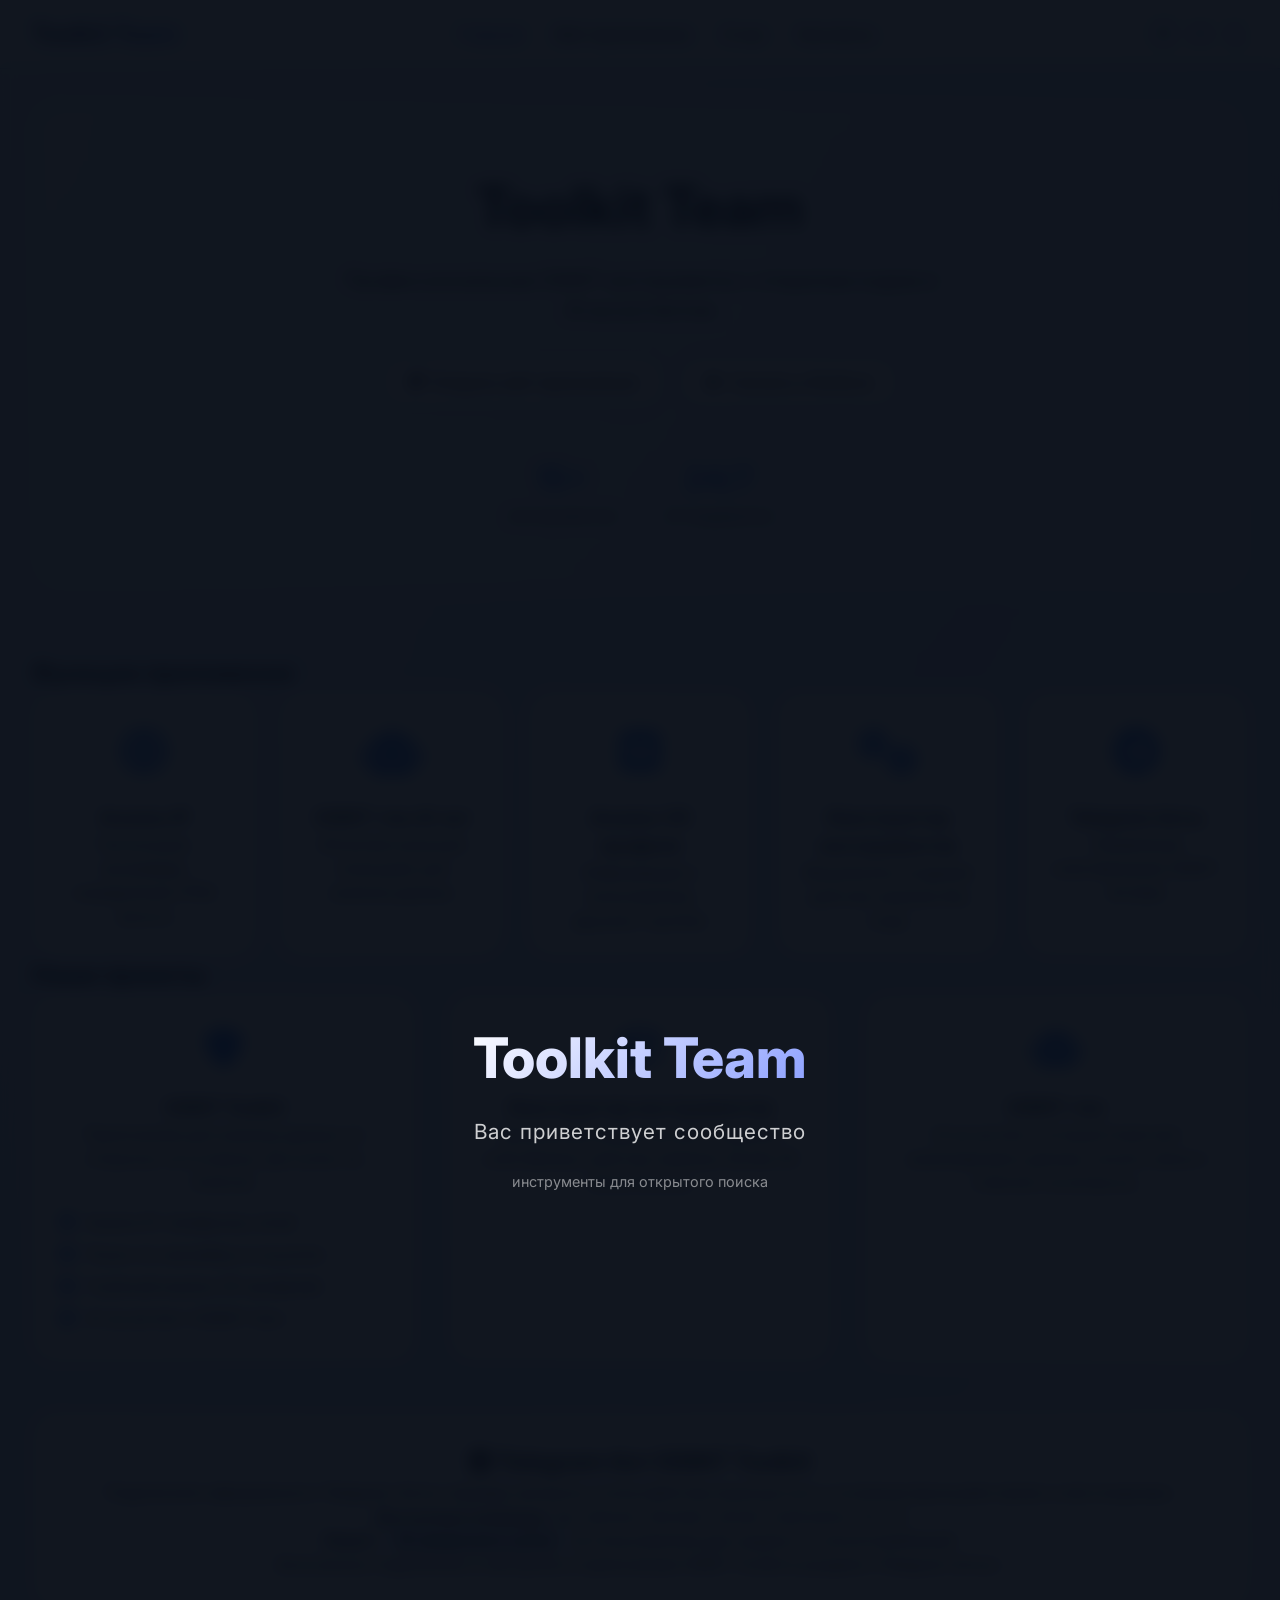
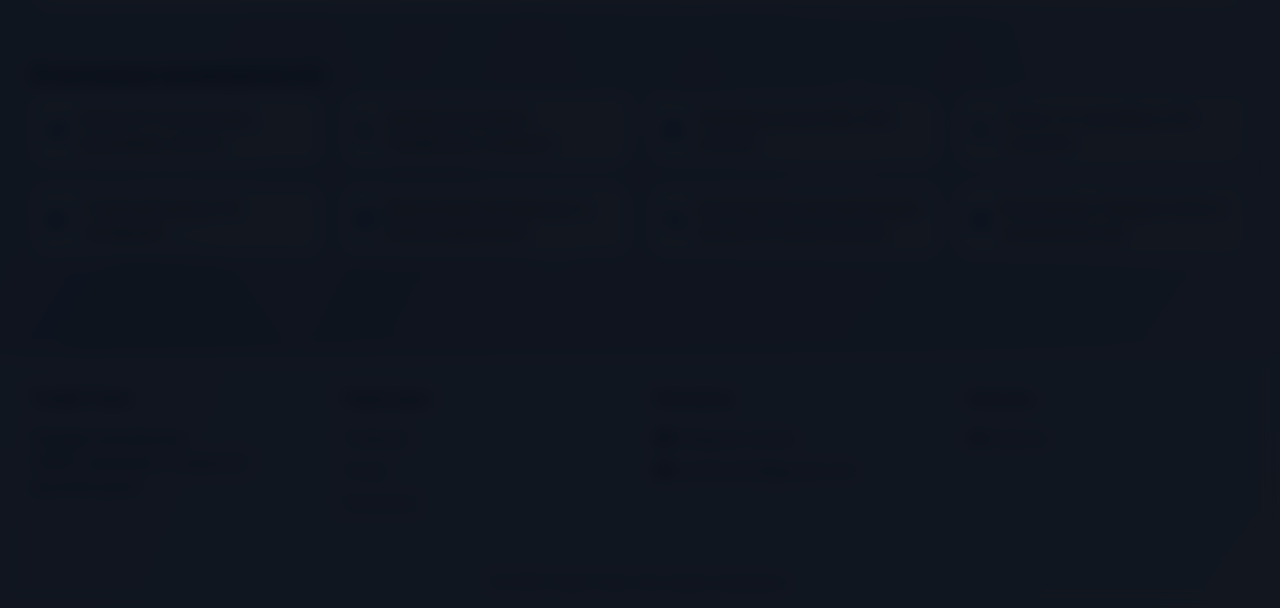
<file: index.html>
<!DOCTYPE html>
<html lang="ru">
<head>
    <meta charset="UTF-8">
    <meta name="viewport" content="width=device-width, initial-scale=1.0, user-scalable=yes">
    <title>Toolkit Team | OSINT инструменты</title>
    <link rel="stylesheet" href="https://cdnjs.cloudflare.com/ajax/libs/font-awesome/6.0.0/css/all.min.css">
    <link href="https://fonts.googleapis.com/css2?family=Inter:opsz,wght@14..32,400;14..32,500;14..32,600;14..32,700&display=swap" rel="stylesheet">
   <link rel="stylesheet" href="style.css">
</head>
<body>
    <nav class="site-nav">
        <div class="nav-container">
            <a href="index.html" class="logo">Toolkit Team</a>
            <div class="nav-links">
                <a href="index.html" class="active">Главная</a>
                <a href="app.html">Веб-приложение</a>
                <a href="about.html">О нас</a>
                <a href="contacts.html">Контакты</a>
            </div>
            <div class="nav-buttons">
                <a href="https://t.me/osint_toolkit" target="_blank" class="nav-icon" title="Telegram канал"><i class="fab fa-telegram"></i></a>
                <a href="https://www.rustore.ru/catalog/app/com.toolkitteam.osinttoolkit" target="_blank" class="nav-icon" title="Скачать в RuStore"><i class="fab fa-android"></i></a>
                <div class="theme-toggle" id="theme-toggle"><i class="fas fa-moon"></i></div>
            </div>
            <div class="mobile-menu-toggle" id="mobile-menu-toggle"><i class="fas fa-bars"></i></div>
        </div>
        <div class="mobile-nav-links" id="mobile-nav-links">
            <a href="index.html">Главная</a>
            <a href="app.html">Веб-приложение</a>
            <a href="about.html">О нас</a>
            <a href="contacts.html">Контакты</a>
            <hr>
            <a href="https://t.me/osint_toolkit" target="_blank"><i class="fab fa-telegram"></i> Telegram</a>
            <a href="https://www.rustore.ru/catalog/app/com.toolkitteam.osinttoolkit" target="_blank"><i class="fab fa-android"></i> RuStore</a>
        </div>
    </nav>

    <main class="site-main">
        <section class="hero">
            <div class="hero-content">
                <h1>Toolkit Team</h1>
                <p>Профессиональные OSINT‑инструменты с открытым кодом и AI‑ассистентом</p>
                <div class="hero-buttons">
                    <a href="app.html" class="btn btn-primary"><i class="fas fa-rocket"></i> Открыть веб-приложение</a>
                    <a href="https://www.rustore.ru/catalog/app/com.toolkitteam.osinttoolkit" target="_blank" class="btn btn-outline"><i class="fab fa-android"></i> Скачать в RuStore</a>
                </div>
            </div>
            <div class="hero-stats">
                <div class="stat"><span class="stat-number">15+</span><span class="stat-label">инструментов</span></div>
                <div class="stat"><span class="stat-number">24/7</span><span class="stat-label">AI поддержка</span></div>
            </div>
        </section>

        <section class="screenshots">
            <h2>Функции приложения</h2>
            <div class="screenshots-grid">
                <div class="screenshot-card" onclick="location.href='app.html#ip'"><div class="screenshot-placeholder"><i class="fas fa-globe"></i></div><h3>Анализ IP</h3><p>Геолокация, провайдер, определение VPN/прокси</p></div>
                <div class="screenshot-card" onclick="location.href='app.html#chat'"><div class="screenshot-placeholder"><i class="fas fa-robot"></i></div><h3>OSINT-тян AI чат</h3><p>Интеллектуальный помощник для анализа данных</p></div>
                <div class="screenshot-card" onclick="location.href='app.html#vk'"><div class="screenshot-placeholder"><i class="fab fa-vk"></i></div><h3>Анализ VK профиля</h3><p>Информация о пользователе, друзьях, группах</p></div>
                <div class="screenshot-card" onclick="location.href='app.html#builder'"><div class="screenshot-placeholder"><i class="fas fa-cogs"></i></div><h3>Конструктор инструментов</h3><p>Визуальное создание цепочек анализа без кода</p></div>
                <div class="screenshot-card" onclick="location.href='app.html#telegram'"><div class="screenshot-placeholder"><i class="fab fa-telegram"></i></div><h3>Telegram боты</h3><p>Управление собственными OSINT-ботами</p></div>
            </div>
        </section>

        <section class="projects">
            <h2>Наши проекты</h2>
            <div class="projects-grid">
                <div class="project-card"><div class="card-icon"><i class="fas fa-shield-alt"></i></div><h3>OSINT Toolkit</h3><p>Приложение для анализа данных из открытых источников. Доступно на Android.</p><ul class="project-features"><li><i class="fas fa-check-circle"></i> Анализ IP, телефонов, email</li><li><i class="fas fa-check-circle"></i> Поиск по никнейму в соцсетях</li><li><i class="fas fa-check-circle"></i> Глубокий анализ VK профилей</li><li><i class="fas fa-check-circle"></i> AI-ассистент «OSINT-тян»</li></ul></div>
                <div class="project-card"><div class="card-icon"><i class="fas fa-cube"></i></div><h3>Конструктор инструментов</h3><p>Визуальный редактор для создания собственных цепочек анализа. Более 30 типов блоков.</p></div>
                <div class="project-card"><div class="card-icon"><i class="fas fa-robot"></i></div><h3>OSINT‑тян</h3><p>AI‑ассистент, который помогает анализировать данные, искать связи и отвечать на вопросы.</p></div>
            </div>
        </section>

        <section class="telegram-bot-info">
            <h2><i class="fab fa-telegram"></i> Telegram бот OSINT Toolkit</h2>
            <p>Подключите официального Telegram-бота к вашему аккаунту и получайте быстрый доступ к основным функциям прямо в мессенджере.</p>
            <p><strong>Доступные команды:</strong> /ip, /phone, /domain, /email, /username, /vk, /ai</p>
            <p><strong>Лимит:</strong> <span class="limit-badge">10 запросов в сутки</span> на пользователя для защиты от злоупотреблений.</p>
            <p>Бота можно подключить и настроить в приложении OSINT Toolkit в разделе «Telegram боты».</p>
        </section>

        <section class="features">
            <h2>Ключевые возможности</h2>
            <div class="features-list">
                <div><i class="fas fa-globe"></i> Анализ IP (геолокация, провайдер, риски)</div>
                <div><i class="fas fa-phone"></i> Детальный анализ телефонных номеров</div>
                <div><i class="fas fa-envelope"></i> Проверка email (MX, SPF, утечки)</div>
                <div><i class="fas fa-search"></i> Поиск по никнейму в 10+ соцсетях</div>
                <div><i class="fab fa-vk"></i> Глубокий анализ VK профилей</div>
                <div><i class="fas fa-image"></i> Извлечение метаданных и OCR изображений</div>
                <div><i class="fas fa-cogs"></i> Конструктор автоматизаций (более 30 типов блоков)</div>
                <div><i class="fab fa-telegram"></i> Встроенные Telegram‑боты и управление ими</div>
            </div>
        </section>
    </main>

    <footer class="site-footer">
        <div class="footer-container">
            <div class="footer-col"><h4>Toolkit Team</h4><p>Профессиональные OSINT‑решения с открытой архитектурой</p></div>
            <div class="footer-col"><h4>Навигация</h4><a href="index.html">Главная</a><a href="about.html">О нас</a><a href="contacts.html">Контакты</a></div>
            <div class="footer-col"><h4>Контакты</h4><a href="https://t.me/osint_toolkit" target="_blank"><i class="fab fa-telegram"></i> Telegram канал</a><a href="mailto:osinttoolkit1@gmail.com"><i class="fas fa-envelope"></i> osinttoolkit1@gmail.com</a></div>
            <div class="footer-col"><h4>Скачать</h4><a href="https://www.rustore.ru/catalog/app/com.toolkitteam.osinttoolkit" target="_blank"><i class="fab fa-android"></i> RuStore</a></div>
        </div>
        <div class="footer-bottom">&copy; 2026 Toolkit Team. Все права защищены.</div>
    </footer>

    <div class="mobile-menu-overlay" id="mobileMenuOverlay"></div>
    <div class="uncanny-mountains"></div>
    <div class="mist-layer"></div>
    <div class="creepy-haze"></div>

    <div class="welcome-overlay" id="welcomeOverlay">
        <div class="welcome-content">
            <div class="welcome-logo">Toolkit Team</div>
            <div class="welcome-message">Вас приветствует сообщество</div>
            <div class="welcome-sub">инструменты для открытого поиска</div>
        </div>
    </div>

    <script>
        (function() {
            const links = document.querySelectorAll('a:not([href^="#"]):not([href^="javascript:"]):not([target])');
            links.forEach(function(link) {
                if (link.hostname === window.location.hostname) {
                    link.addEventListener('click', function(e) {
                        const href = link.getAttribute('href');
                        if (href && !href.startsWith('#') && !href.startsWith('javascript:')) {
                            e.preventDefault();
                            document.body.classList.add('fade-out');
                            setTimeout(function() {
                                window.location.href = href;
                            }, 300);
                        }
                    });
                }
            });
        })();

        const toggleBtn = document.getElementById('mobile-menu-toggle');
        const mobileNav = document.getElementById('mobile-nav-links');
        const overlay = document.getElementById('mobileMenuOverlay');
        if (toggleBtn && mobileNav && overlay) {
            const openMenu = function() {
                mobileNav.classList.add('active');
                overlay.classList.add('active');
                document.body.style.overflow = 'hidden';
            };
            const closeMenu = function() {
                mobileNav.classList.remove('active');
                overlay.classList.remove('active');
                document.body.style.overflow = '';
            };
            toggleBtn.addEventListener('click', function(e) {
                e.stopPropagation();
                if (mobileNav.classList.contains('active')) closeMenu();
                else openMenu();
            });
            overlay.addEventListener('click', closeMenu);
            mobileNav.querySelectorAll('a').forEach(function(link) {
                link.addEventListener('click', closeMenu);
            });
            document.addEventListener('keydown', function(e) {
                if (e.key === 'Escape' && mobileNav.classList.contains('active')) closeMenu();
            });
        }

        const themeToggle = document.getElementById('theme-toggle');
        const savedTheme = localStorage.getItem('theme');
        if (savedTheme === 'dark') {
            document.body.classList.add('dark-theme');
            themeToggle.innerHTML = '<i class="fas fa-sun"></i>';
        } else {
            document.body.classList.remove('dark-theme');
            themeToggle.innerHTML = '<i class="fas fa-moon"></i>';
        }
        themeToggle.addEventListener('click', function() {
            document.body.classList.toggle('dark-theme');
            const isDark = document.body.classList.contains('dark-theme');
            localStorage.setItem('theme', isDark ? 'dark' : 'light');
            themeToggle.innerHTML = isDark ? '<i class="fas fa-sun"></i>' : '<i class="fas fa-moon"></i>';
        });

        if (!localStorage.getItem('welcomeShown')) {
            const overlay = document.getElementById('welcomeOverlay');
            if (overlay) {
                setTimeout(function() { overlay.classList.add('active'); }, 50);
                setTimeout(function() {
                    overlay.classList.remove('active');
                    setTimeout(function() { overlay.remove(); }, 600);
                }, 2500);
                localStorage.setItem('welcomeShown', 'true');
            }
        } else {
            const overlay = document.getElementById('welcomeOverlay');
            if (overlay) overlay.remove();
        }

        // ===== БЛОКИРОВКА СВАЙПА ВЛЕВО/ВПРАВО (вертикальный скролл работает) =====
(function() {
    // Запрещаем навигационные жесты через history
    history.pushState(null, null, location.href);
    window.addEventListener('popstate', function(e) {
        if (e.state === null) {
            history.pushState(null, null, location.href);
        }
    });

    // Блокируем горизонтальный свайп
    let touchStartX = 0;
    let touchStartY = 0;

    document.addEventListener('touchstart', function(e) {
        touchStartX = e.touches[0].clientX;
        touchStartY = e.touches[0].clientY;
    }, { passive: true });

    document.addEventListener('touchmove', function(e) {
        const deltaX = e.touches[0].clientX - touchStartX;
        const deltaY = e.touches[0].clientY - touchStartY;

        // Если свайп горизонтальный (влево/вправо) — блокируем
        if (Math.abs(deltaX) > Math.abs(deltaY) * 1.2 && Math.abs(deltaX) > 30) {
            e.preventDefault();
        }
    }, { passive: false });

    // Блокируем клавишу Back на Android
    document.addEventListener('keydown', function(e) {
        if (e.key === 'Back' || e.key === 'Backspace') {
            e.preventDefault();
            return false;
        }
    });

    // Разрешаем горизонтальный скролл только внутри вкладок и чипсов
    document.querySelectorAll('.app-tabs, .ai-command-chips, .palette-tabs, .hub-categories').forEach(function(el) {
        if (el) {
            el.addEventListener('touchstart', function(e) {
                e.stopPropagation();
            }, { passive: true });
        }
    });

    console.log('✅ Блокировка горизонтального свайпа активирована (вертикальный скролл работает)');
})();
    </script>
</body>
</html>
</file>
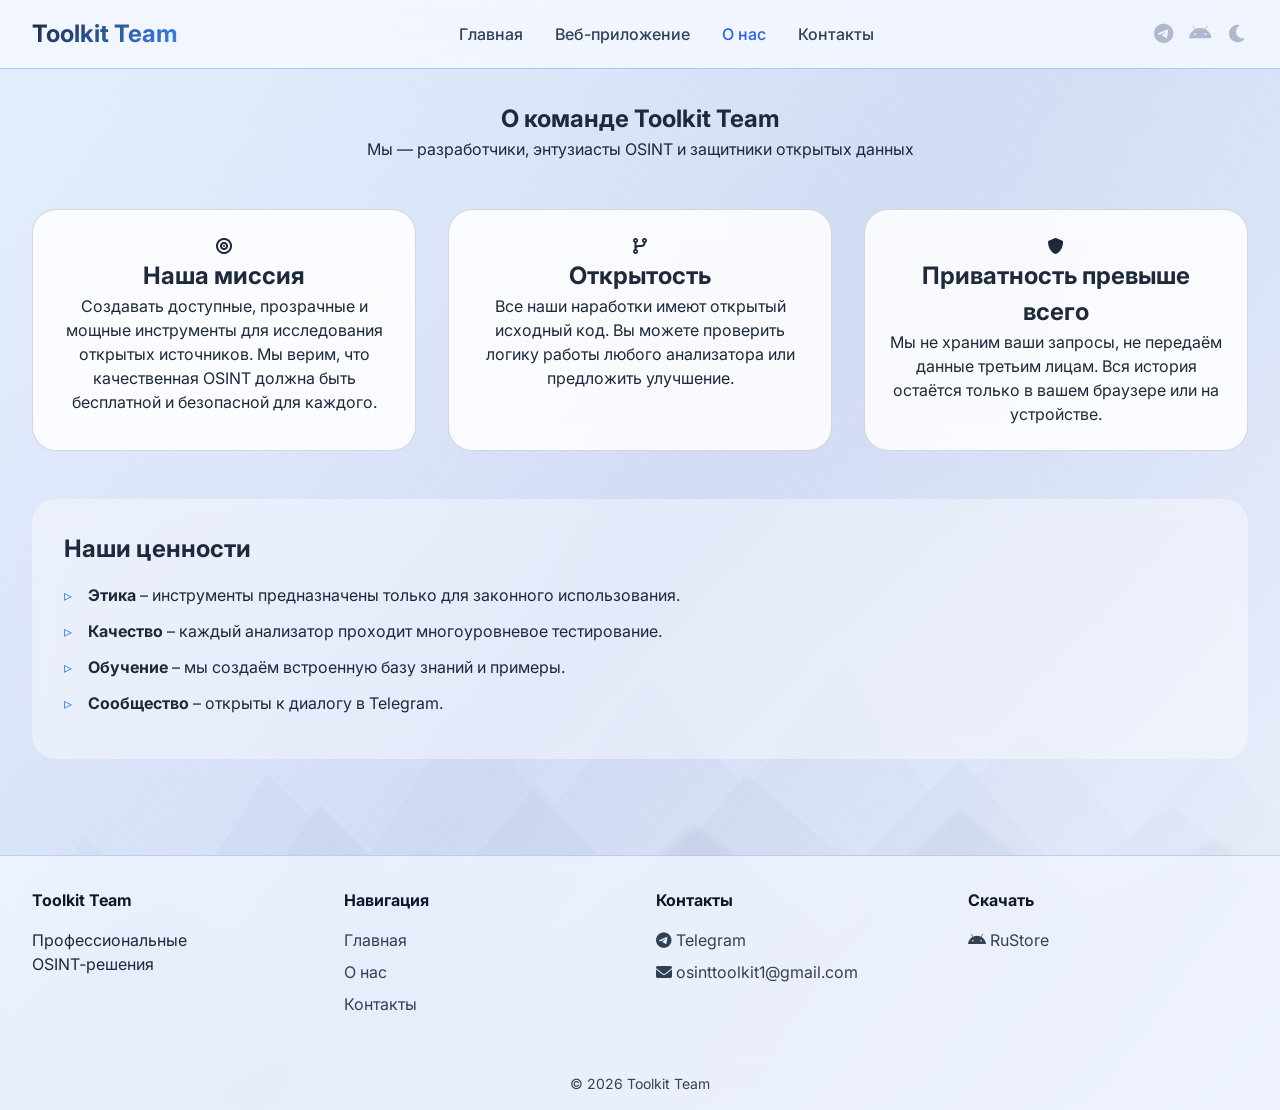
<file: about.html>
<!DOCTYPE html>
<html lang="ru">
<head>
    <meta charset="UTF-8">
    <meta name="viewport" content="width=device-width, initial-scale=1.0">
    <title>О нас — Toolkit Team</title>
    <link rel="stylesheet" href="https://cdnjs.cloudflare.com/ajax/libs/font-awesome/6.0.0/css/all.min.css">
    <link href="https://fonts.googleapis.com/css2?family=Inter:opsz,wght@14..32,400;14..32,500;14..32,600;14..32,700&display=swap" rel="stylesheet">
    <link rel="stylesheet" href="style.css">
</head>
<body>
    <nav class="site-nav">
        <div class="nav-container">
            <a href="index.html" class="logo">Toolkit Team</a>
            <div class="nav-links">
                <a href="index.html">Главная</a>
                <a href="app.html">Веб-приложение</a>
                <a href="about.html" class="active">О нас</a>
                <a href="contacts.html">Контакты</a>
            </div>
            <div class="nav-buttons">
                <a href="https://t.me/osint_toolkit" target="_blank" class="nav-icon"><i class="fab fa-telegram"></i></a>
                <a href="https://www.rustore.ru/catalog/app/com.toolkitteam.osinttoolkit" target="_blank" class="nav-icon"><i class="fab fa-android"></i></a>
                <div class="theme-toggle" id="theme-toggle"><i class="fas fa-moon"></i></div>
            </div>
            <div class="mobile-menu-toggle" id="mobile-menu-toggle"><i class="fas fa-bars"></i></div>
        </div>
        <div class="mobile-nav-links" id="mobile-nav-links">
            <a href="index.html">Главная</a>
            <a href="app.html">Веб-приложение</a>
            <a href="about.html">О нас</a>
            <a href="contacts.html">Контакты</a>
            <hr>
            <a href="https://t.me/osint_toolkit" target="_blank"><i class="fab fa-telegram"></i> Telegram</a>
            <a href="https://www.rustore.ru/catalog/app/com.toolkitteam.osinttoolkit" target="_blank"><i class="fab fa-android"></i> RuStore</a>
        </div>
    </nav>

    <main class="site-main">
        <section class="page-header">
            <h1>О команде Toolkit Team</h1>
            <p>Мы — разработчики, энтузиасты OSINT и защитники открытых данных</p>
        </section>
        <section class="about-content">
            <div class="about-card">
                <i class="fas fa-bullseye"></i>
                <h2>Наша миссия</h2>
                <p>Создавать доступные, прозрачные и мощные инструменты для исследования открытых источников. Мы верим, что качественная OSINT должна быть бесплатной и безопасной для каждого.</p>
            </div>
            <div class="about-card">
                <i class="fas fa-code-branch"></i>
                <h2>Открытость</h2>
                <p>Все наши наработки имеют открытый исходный код. Вы можете проверить логику работы любого анализатора или предложить улучшение.</p>
            </div>
            <div class="about-card">
                <i class="fas fa-shield-alt"></i>
                <h2>Приватность превыше всего</h2>
                <p>Мы не храним ваши запросы, не передаём данные третьим лицам. Вся история остаётся только в вашем браузере или на устройстве.</p>
            </div>
        </section>
        <section class="team-values">
            <h2>Наши ценности</h2>
            <ul>
                <li><strong>Этика</strong> – инструменты предназначены только для законного использования.</li>
                <li><strong>Качество</strong> – каждый анализатор проходит многоуровневое тестирование.</li>
                <li><strong>Обучение</strong> – мы создаём встроенную базу знаний и примеры.</li>
                <li><strong>Сообщество</strong> – открыты к диалогу в Telegram.</li>
            </ul>
        </section>
    </main>

    <footer class="site-footer">
        <div class="footer-container">
            <div class="footer-col"><h4>Toolkit Team</h4><p>Профессиональные OSINT‑решения</p></div>
            <div class="footer-col"><h4>Навигация</h4><a href="index.html">Главная</a><a href="about.html">О нас</a><a href="contacts.html">Контакты</a></div>
            <div class="footer-col"><h4>Контакты</h4><a href="https://t.me/osint_toolkit" target="_blank"><i class="fab fa-telegram"></i> Telegram</a><a href="mailto:osinttoolkit1@gmail.com"><i class="fas fa-envelope"></i> osinttoolkit1@gmail.com</a></div>
            <div class="footer-col"><h4>Скачать</h4><a href="https://www.rustore.ru/catalog/app/com.toolkitteam.osinttoolkit" target="_blank"><i class="fab fa-android"></i> RuStore</a></div>
        </div>
        <div class="footer-bottom">&copy; 2026 Toolkit Team</div>
    </footer>

    <div class="mobile-menu-overlay" id="mobileMenuOverlay"></div>
    <div class="uncanny-mountains"></div>
    <div class="mist-layer"></div>
    <div class="creepy-haze"></div>

    <script>
        (function() {
            document.addEventListener('keydown', function(e) {
                if (e.key === 'F12' || e.keyCode === 123) {
                    e.preventDefault();
                    return false;
                }
                if ((e.ctrlKey || e.metaKey) && e.shiftKey && (e.key === 'I' || e.keyCode === 73)) {
                    e.preventDefault();
                    return false;
                }
                if ((e.ctrlKey || e.metaKey) && e.shiftKey && (e.key === 'J' || e.keyCode === 74)) {
                    e.preventDefault();
                    return false;
                }
                if ((e.ctrlKey || e.metaKey) && (e.key === 'U' || e.keyCode === 85)) {
                    e.preventDefault();
                    return false;
                }
                if ((e.ctrlKey || e.metaKey) && e.shiftKey && (e.key === 'C' || e.keyCode === 67)) {
                    e.preventDefault();
                    return false;
                }
            });
            document.addEventListener('contextmenu', function(e) {
                e.preventDefault();
                return false;
            });
        })();

        (function() {
            const links = document.querySelectorAll('a');
            links.forEach(link => {
                if (link.hostname === window.location.hostname && !link.hasAttribute('target')) {
                    link.addEventListener('click', (e) => {
                        const href = link.getAttribute('href');
                        if (href && !href.startsWith('#') && !href.startsWith('javascript:')) {
                            e.preventDefault();
                            document.body.classList.add('fade-out');
                            setTimeout(() => { window.location.href = href; }, 300);
                        }
                    });
                }
            });
        })();

        const toggleBtn = document.getElementById('mobile-menu-toggle');
        const mobileNav = document.getElementById('mobile-nav-links');
        const overlay = document.getElementById('mobileMenuOverlay');
        if (toggleBtn && mobileNav && overlay) {
            const openMenu = () => {
                mobileNav.classList.add('active');
                overlay.classList.add('active');
                document.body.style.overflow = 'hidden';
            };
            const closeMenu = () => {
                mobileNav.classList.remove('active');
                overlay.classList.remove('active');
                document.body.style.overflow = '';
            };
            toggleBtn.addEventListener('click', (e) => {
                e.stopPropagation();
                if (mobileNav.classList.contains('active')) closeMenu();
                else openMenu();
            });
            overlay.addEventListener('click', closeMenu);
            mobileNav.querySelectorAll('a').forEach(link => link.addEventListener('click', closeMenu));
            document.addEventListener('keydown', (e) => {
                if (e.key === 'Escape' && mobileNav.classList.contains('active')) closeMenu();
            });
        }

        const themeToggle = document.getElementById('theme-toggle');
        const savedTheme = localStorage.getItem('theme');
        if (savedTheme === 'dark') { document.body.classList.add('dark-theme'); themeToggle.innerHTML = '<i class="fas fa-sun"></i>'; }
        else { document.body.classList.remove('dark-theme'); themeToggle.innerHTML = '<i class="fas fa-moon"></i>'; }
        themeToggle.addEventListener('click', () => {
            document.body.classList.toggle('dark-theme');
            const isDark = document.body.classList.contains('dark-theme');
            localStorage.setItem('theme', isDark ? 'dark' : 'light');
            themeToggle.innerHTML = isDark ? '<i class="fas fa-sun"></i>' : '<i class="fas fa-moon"></i>';
        });

        // ===== БЛОКИРОВКА СВАЙПА ВЛЕВО/ВПРАВО (вертикальный скролл работает) =====
(function() {
    // Запрещаем навигационные жесты через history
    history.pushState(null, null, location.href);
    window.addEventListener('popstate', function(e) {
        if (e.state === null) {
            history.pushState(null, null, location.href);
        }
    });

    // Блокируем горизонтальный свайп
    let touchStartX = 0;
    let touchStartY = 0;

    document.addEventListener('touchstart', function(e) {
        touchStartX = e.touches[0].clientX;
        touchStartY = e.touches[0].clientY;
    }, { passive: true });

    document.addEventListener('touchmove', function(e) {
        const deltaX = e.touches[0].clientX - touchStartX;
        const deltaY = e.touches[0].clientY - touchStartY;

        // Если свайп горизонтальный (влево/вправо) — блокируем
        if (Math.abs(deltaX) > Math.abs(deltaY) * 1.2 && Math.abs(deltaX) > 30) {
            e.preventDefault();
        }
    }, { passive: false });

    // Блокируем клавишу Back на Android
    document.addEventListener('keydown', function(e) {
        if (e.key === 'Back' || e.key === 'Backspace') {
            e.preventDefault();
            return false;
        }
    });

    // Разрешаем горизонтальный скролл только внутри вкладок и чипсов
    document.querySelectorAll('.app-tabs, .ai-command-chips, .palette-tabs, .hub-categories').forEach(function(el) {
        if (el) {
            el.addEventListener('touchstart', function(e) {
                e.stopPropagation();
            }, { passive: true });
        }
    });

    console.log('✅ Блокировка горизонтального свайпа активирована (вертикальный скролл работает)');
})();
    </script>
</body>
</html>
</file>
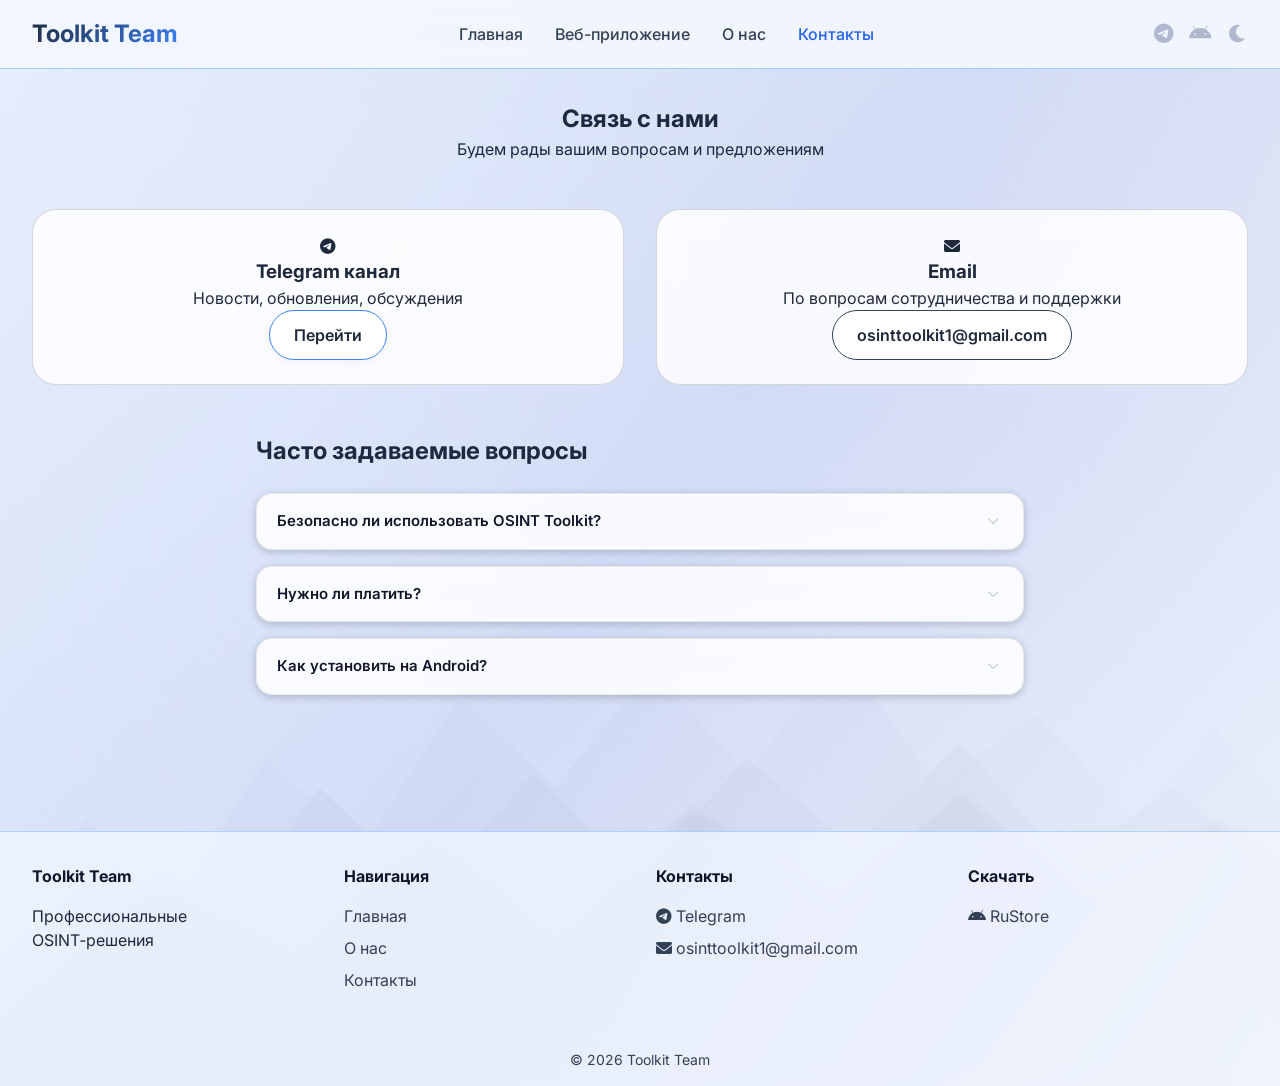
<file: contacts.html>
<!DOCTYPE html>
<html lang="ru">
<head>
    <meta charset="UTF-8">
    <meta name="viewport" content="width=device-width, initial-scale=1.0">
    <title>Контакты — Toolkit Team</title>
    <link rel="stylesheet" href="https://cdnjs.cloudflare.com/ajax/libs/font-awesome/6.0.0/css/all.min.css">
    <link href="https://fonts.googleapis.com/css2?family=Inter:opsz,wght@14..32,400;14..32,500;14..32,600;14..32,700&display=swap" rel="stylesheet">
    <link rel="stylesheet" href="style.css">
</head>
<body>
    <nav class="site-nav">
        <div class="nav-container">
            <a href="index.html" class="logo">Toolkit Team</a>
            <div class="nav-links">
                <a href="index.html">Главная</a>
                <a href="app.html">Веб-приложение</a>
                <a href="about.html">О нас</a>
                <a href="contacts.html" class="active">Контакты</a>
            </div>
            <div class="nav-buttons">
                <a href="https://t.me/osint_toolkit" target="_blank" class="nav-icon"><i class="fab fa-telegram"></i></a>
                <a href="https://www.rustore.ru/catalog/app/com.toolkitteam.osinttoolkit" target="_blank" class="nav-icon"><i class="fab fa-android"></i></a>
                <div class="theme-toggle" id="theme-toggle"><i class="fas fa-moon"></i></div>
            </div>
            <div class="mobile-menu-toggle" id="mobile-menu-toggle"><i class="fas fa-bars"></i></div>
        </div>
        <div class="mobile-nav-links" id="mobile-nav-links">
            <a href="index.html">Главная</a>
            <a href="app.html">Веб-приложение</a>
            <a href="about.html">О нас</a>
            <a href="contacts.html">Контакты</a>
            <hr>
            <a href="https://t.me/osint_toolkit" target="_blank"><i class="fab fa-telegram"></i> Telegram</a>
            <a href="https://www.rustore.ru/catalog/app/com.toolkitteam.osinttoolkit" target="_blank"><i class="fab fa-android"></i> RuStore</a>
        </div>
    </nav>

    <main class="site-main">
        <section class="page-header">
            <h1>Связь с нами</h1>
            <p>Будем рады вашим вопросам и предложениям</p>
        </section>
        <div class="contacts-grid">
            <div class="contact-card">
                <i class="fab fa-telegram"></i>
                <h3>Telegram канал</h3>
                <p>Новости, обновления, обсуждения</p>
                <a href="https://t.me/osint_toolkit" target="_blank" class="btn btn-primary">Перейти</a>
            </div>
            <div class="contact-card">
                <i class="fas fa-envelope"></i>
                <h3>Email</h3>
                <p>По вопросам сотрудничества и поддержки</p>
                <a href="mailto:osinttoolkit1@gmail.com" class="btn btn-outline">osinttoolkit1@gmail.com</a>
            </div>
        </div>
        <div class="faq-preview">
            <h3>Часто задаваемые вопросы</h3>
            <details><summary>Безопасно ли использовать OSINT Toolkit?</summary>Да, все данные обрабатываются локально или через наш защищённый API. Мы не храним ваши запросы.</details>
            <details><summary>Нужно ли платить?</summary>Нет, все функции полностью бесплатны. Есть лишь суточный лимит на запросы к API — для защиты от злоупотреблений.</details>
            <details><summary>Как установить на Android?</summary>Перейдите в RuStore по ссылке на сайте и нажмите «Установить».</details>
        </div>
    </main>

    <footer class="site-footer">
        <div class="footer-container">
            <div class="footer-col"><h4>Toolkit Team</h4><p>Профессиональные OSINT‑решения</p></div>
            <div class="footer-col"><h4>Навигация</h4><a href="index.html">Главная</a><a href="about.html">О нас</a><a href="contacts.html">Контакты</a></div>
            <div class="footer-col"><h4>Контакты</h4><a href="https://t.me/osint_toolkit" target="_blank"><i class="fab fa-telegram"></i> Telegram</a><a href="mailto:osinttoolkit1@gmail.com"><i class="fas fa-envelope"></i> osinttoolkit1@gmail.com</a></div>
            <div class="footer-col"><h4>Скачать</h4><a href="https://www.rustore.ru/catalog/app/com.toolkitteam.osinttoolkit" target="_blank"><i class="fab fa-android"></i> RuStore</a></div>
        </div>
        <div class="footer-bottom">&copy; 2026 Toolkit Team</div>
    </footer>

    <div class="mobile-menu-overlay" id="mobileMenuOverlay"></div>
    <div class="uncanny-mountains"></div>
    <div class="mist-layer"></div>
    <div class="creepy-haze"></div>

    <script>
        (function() {
            document.addEventListener('keydown', function(e) {
                if (e.key === 'F12' || e.keyCode === 123) {
                    e.preventDefault();
                    return false;
                }
                if ((e.ctrlKey || e.metaKey) && e.shiftKey && (e.key === 'I' || e.keyCode === 73)) {
                    e.preventDefault();
                    return false;
                }
                if ((e.ctrlKey || e.metaKey) && e.shiftKey && (e.key === 'J' || e.keyCode === 74)) {
                    e.preventDefault();
                    return false;
                }
                if ((e.ctrlKey || e.metaKey) && (e.key === 'U' || e.keyCode === 85)) {
                    e.preventDefault();
                    return false;
                }
                if ((e.ctrlKey || e.metaKey) && e.shiftKey && (e.key === 'C' || e.keyCode === 67)) {
                    e.preventDefault();
                    return false;
                }
            });
            document.addEventListener('contextmenu', function(e) {
                e.preventDefault();
                return false;
            });
        })();

        (function() {
            const links = document.querySelectorAll('a');
            links.forEach(link => {
                if (link.hostname === window.location.hostname && !link.hasAttribute('target')) {
                    link.addEventListener('click', (e) => {
                        const href = link.getAttribute('href');
                        if (href && !href.startsWith('#') && !href.startsWith('javascript:')) {
                            e.preventDefault();
                            document.body.classList.add('fade-out');
                            setTimeout(() => { window.location.href = href; }, 300);
                        }
                    });
                }
            });
        })();

        const toggleBtn = document.getElementById('mobile-menu-toggle');
        const mobileNav = document.getElementById('mobile-nav-links');
        const overlay = document.getElementById('mobileMenuOverlay');
        if (toggleBtn && mobileNav && overlay) {
            const openMenu = () => {
                mobileNav.classList.add('active');
                overlay.classList.add('active');
                document.body.style.overflow = 'hidden';
            };
            const closeMenu = () => {
                mobileNav.classList.remove('active');
                overlay.classList.remove('active');
                document.body.style.overflow = '';
            };
            toggleBtn.addEventListener('click', (e) => {
                e.stopPropagation();
                if (mobileNav.classList.contains('active')) closeMenu();
                else openMenu();
            });
            overlay.addEventListener('click', closeMenu);
            mobileNav.querySelectorAll('a').forEach(link => link.addEventListener('click', closeMenu));
            document.addEventListener('keydown', (e) => {
                if (e.key === 'Escape' && mobileNav.classList.contains('active')) closeMenu();
            });
        }

        const themeToggle = document.getElementById('theme-toggle');
        const savedTheme = localStorage.getItem('theme');
        if (savedTheme === 'dark') { document.body.classList.add('dark-theme'); themeToggle.innerHTML = '<i class="fas fa-sun"></i>'; }
        else { document.body.classList.remove('dark-theme'); themeToggle.innerHTML = '<i class="fas fa-moon"></i>'; }
        themeToggle.addEventListener('click', () => {
            document.body.classList.toggle('dark-theme');
            const isDark = document.body.classList.contains('dark-theme');
            localStorage.setItem('theme', isDark ? 'dark' : 'light');
            themeToggle.innerHTML = isDark ? '<i class="fas fa-sun"></i>' : '<i class="fas fa-moon"></i>';
        });

        // ===== БЛОКИРОВКА СВАЙПА ВЛЕВО/ВПРАВО (вертикальный скролл работает) =====
(function() {
    // Запрещаем навигационные жесты через history
    history.pushState(null, null, location.href);
    window.addEventListener('popstate', function(e) {
        if (e.state === null) {
            history.pushState(null, null, location.href);
        }
    });

    // Блокируем горизонтальный свайп
    let touchStartX = 0;
    let touchStartY = 0;

    document.addEventListener('touchstart', function(e) {
        touchStartX = e.touches[0].clientX;
        touchStartY = e.touches[0].clientY;
    }, { passive: true });

    document.addEventListener('touchmove', function(e) {
        const deltaX = e.touches[0].clientX - touchStartX;
        const deltaY = e.touches[0].clientY - touchStartY;

        // Если свайп горизонтальный (влево/вправо) — блокируем
        if (Math.abs(deltaX) > Math.abs(deltaY) * 1.2 && Math.abs(deltaX) > 30) {
            e.preventDefault();
        }
    }, { passive: false });

    // Блокируем клавишу Back на Android
    document.addEventListener('keydown', function(e) {
        if (e.key === 'Back' || e.key === 'Backspace') {
            e.preventDefault();
            return false;
        }
    });

    // Разрешаем горизонтальный скролл только внутри вкладок и чипсов
    document.querySelectorAll('.app-tabs, .ai-command-chips, .palette-tabs, .hub-categories').forEach(function(el) {
        if (el) {
            el.addEventListener('touchstart', function(e) {
                e.stopPropagation();
            }, { passive: true });
        }
    });

    console.log('✅ Блокировка горизонтального свайпа активирована (вертикальный скролл работает)');
})();
    </script>
</body>
</html>
</file>
<file: style.css>
/* ===== БАЗОВЫЕ ПЕРЕМЕННЫЕ И СБРОС ===== */
:root {
    --bg-dark: #0a0c12;
    --bg-card: rgba(18, 22, 35, 0.85);
    --bg-card-solid: #121623;
    --text-primary: #f0f3fa;
    --text-secondary: #b0b8d0;
    --blue: #3b82f6;
    --blue-rgb: 59, 130, 246;
    --blue-glow: rgba(59, 130, 246, 0.4);
    --border-light: rgba(255, 255, 255, 0.08);
    --transition: all 0.25s ease;
    --transition-smooth: all 0.4s cubic-bezier(0.2, 0.9, 0.4, 1.1);
    --separator: rgba(255,255,255,0.08);
    --bg-secondary: rgba(255,255,255,0.05);
    --shadow-sm: 0 2px 8px rgba(0,0,0,0.2);
    --shadow-md: 0 4px 12px rgba(0,0,0,0.3);
    --shadow-lg: 0 8px 24px rgba(0,0,0,0.4);
    --highlight: rgba(59,130,246,0.15);
}

/* ===== ГЛОБАЛЬНАЯ БЛОКИРОВКА СВАЙПА ВЛЕВО/ВПРАВО ===== */
html, body {
    overscroll-behavior-x: none !important;
    overscroll-behavior-y: auto !important;
    -webkit-overflow-scrolling: touch;
    overflow-x: hidden;
    width: 100%;
    max-width: 100vw;
}

body {
    overscroll-behavior-x: none;
    overflow-x: hidden;
    overflow-y: auto;
    -webkit-overflow-scrolling: touch;
}

/* Все контейнеры с прокруткой — скролл по вертикали работает */
.main-container,
.detail-content,
.ai-chat-messages,
.history-list,
.builder-workspace,
.commands-panel,
.result-card,
.vk-friends-grid,
.vk-groups-grid,
.deep-analysis-content,
.blocks-scroll,
.palette-panel,
.quick-search-suggestions,
.wiki-content,
.tools-grid,
.bots-container,
.hub-tools-grid {
    overscroll-behavior-x: contain !important;
    overscroll-behavior-y: auto !important;
    -webkit-overflow-scrolling: touch;
}

/* ===== ОСТАЛЬНЫЕ СТИЛИ (БЕЗ ИЗМЕНЕНИЙ) ===== */
* {
    margin: 0;
    padding: 0;
    box-sizing: border-box;
}

body {
    font-family: 'Inter', sans-serif;
    background-color: #05070c;
    color: var(--text-primary);
    line-height: 1.5;
    min-height: 100vh;
    position: relative;
    overflow-x: hidden;
    transition: opacity 0.5s cubic-bezier(0.2, 0.9, 0.4, 1.1), transform 0.5s cubic-bezier(0.2, 0.9, 0.4, 1.1);
    opacity: 1;
    transform: scale(1);
}

body.fade-out {
    opacity: 0;
    transform: scale(0.98);
    pointer-events: none;
}

/* ===== ФОН «ЗЛОВЕЩЕЙ ДОЛИНЫ» ===== */
body::before {
    content: "";
    position: fixed;
    top: 0;
    left: 0;
    width: 100%;
    height: 100%;
    z-index: -2;
    background: radial-gradient(circle at 20% 30%, #0b1120, #03050a);
}

body::after {
    content: "";
    position: fixed;
    top: 0;
    left: 0;
    width: 100%;
    height: 100%;
    z-index: -1;
    background: linear-gradient(125deg, rgba(10, 15, 30, 0.9) 0%, rgba(25, 20, 45, 0.8) 50%, rgba(5, 8, 20, 0.95) 100%);
}

.uncanny-mountains {
    position: fixed;
    bottom: 0;
    left: 0;
    width: 100%;
    height: 55%;
    z-index: -1;
    pointer-events: none;
}

.uncanny-mountains::before,
.uncanny-mountains::after {
    content: "";
    position: absolute;
    bottom: 0;
    left: 0;
    width: 100%;
    background-repeat: no-repeat;
    background-size: cover;
}

.uncanny-mountains::before {
    height: 100%;
    background-image: url('data:image/svg+xml;utf8,<svg xmlns="http://www.w3.org/2000/svg" viewBox="0 0 1200 400" preserveAspectRatio="none"><path d="M0,300 L80,220 L160,280 L250,180 L340,240 L430,140 L520,200 L610,120 L700,190 L790,110 L880,200 L970,150 L1060,220 L1140,160 L1200,210 L1200,400 L0,400 Z" fill="rgba(15, 20, 40, 0.7)"/><path d="M0,320 L100,260 L200,300 L300,200 L400,270 L500,190 L600,260 L700,180 L800,240 L900,170 L1000,250 L1100,200 L1200,260 L1200,400 L0,400 Z" fill="rgba(8, 12, 25, 0.8)"/></svg>');
    background-position: bottom;
    opacity: 0.6;
}

.uncanny-mountains::after {
    height: 70%;
    background-image: url('data:image/svg+xml;utf8,<svg xmlns="http://www.w3.org/2000/svg" viewBox="0 0 1200 300" preserveAspectRatio="none"><path d="M0,250 L150,150 L280,210 L400,120 L520,190 L650,100 L780,170 L900,90 L1020,160 L1140,110 L1200,140 L1200,300 L0,300 Z" fill="rgba(2, 5, 15, 0.9)"/></svg>');
    background-position: bottom;
    opacity: 0.8;
    filter: blur(3px);
}

.mist-layer {
    position: fixed;
    top: 0;
    left: 0;
    width: 100%;
    height: 100%;
    z-index: -1;
    pointer-events: none;
    background: radial-gradient(ellipse at 30% 70%, rgba(80, 100, 150, 0.15) 0%, transparent 60%),
                radial-gradient(ellipse at 80% 40%, rgba(120, 80, 160, 0.1) 0%, transparent 50%);
    animation: mistMove 20s infinite alternate ease-in-out;
}

@keyframes mistMove {
    0% { opacity: 0.4; transform: scale(1) translateX(0);}
    100% { opacity: 0.7; transform: scale(1.05) translateX(2%);}
}

.creepy-haze {
    position: fixed;
    top: 0;
    left: 0;
    width: 100%;
    height: 100%;
    z-index: -1;
    background: repeating-linear-gradient(45deg, 
        rgba(0, 0, 0, 0.02) 0px, 
        rgba(0, 0, 0, 0.02) 2px,
        transparent 2px,
        transparent 8px);
    pointer-events: none;
}

/* ===== СВЕТЛАЯ ТЕМА ===== */
body:not(.dark-theme)::before {
    background: radial-gradient(circle at 20% 30%, #e8eef5, #cbd5e1);
}
body:not(.dark-theme)::after {
    background: linear-gradient(125deg, rgba(230, 240, 255, 0.8) 0%, rgba(210, 220, 250, 0.7) 50%, rgba(240, 245, 255, 0.9) 100%);
}
body:not(.dark-theme) .uncanny-mountains::before {
    background-image: url('data:image/svg+xml;utf8,<svg xmlns="http://www.w3.org/2000/svg" viewBox="0 0 1200 400" preserveAspectRatio="none"><path d="M0,300 L80,220 L160,280 L250,180 L340,240 L430,140 L520,200 L610,120 L700,190 L790,110 L880,200 L970,150 L1060,220 L1140,160 L1200,210 L1200,400 L0,400 Z" fill="rgba(160, 170, 190, 0.5)"/><path d="M0,320 L100,260 L200,300 L300,200 L400,270 L500,190 L600,260 L700,180 L800,240 L900,170 L1000,250 L1100,200 L1200,260 L1200,400 L0,400 Z" fill="rgba(130, 140, 165, 0.6)"/></svg>');
}
body:not(.dark-theme) .uncanny-mountains::after {
    background-image: url('data:image/svg+xml;utf8,<svg xmlns="http://www.w3.org/2000/svg" viewBox="0 0 1200 300" preserveAspectRatio="none"><path d="M0,250 L150,150 L280,210 L400,120 L520,190 L650,100 L780,170 L900,90 L1020,160 L1140,110 L1200,140 L1200,300 L0,300 Z" fill="rgba(100, 110, 135, 0.7)"/></svg>');
}
body:not(.dark-theme) .mist-layer {
    background: radial-gradient(ellipse at 30% 70%, rgba(200, 210, 240, 0.4) 0%, transparent 60%),
                radial-gradient(ellipse at 80% 40%, rgba(170, 180, 220, 0.3) 0%, transparent 50%);
}
body:not(.dark-theme) .creepy-haze {
    background: repeating-linear-gradient(45deg, rgba(0, 0, 0, 0.02) 0px, rgba(0, 0, 0, 0.02) 2px, transparent 2px, transparent 8px);
}
body:not(.dark-theme) {
    color: #1e293b;
}
body:not(.dark-theme) h1,
body:not(.dark-theme) h2,
body:not(.dark-theme) h3,
body:not(.dark-theme) p,
body:not(.dark-theme) li,
body:not(.dark-theme) .stat-label,
body:not(.dark-theme) .hero p,
body:not(.dark-theme) .screenshot-card p,
body:not(.dark-theme) .project-card p,
body:not(.dark-theme) .about-card p,
body:not(.dark-theme) .contact-card p,
body:not(.dark-theme) .faq-preview details,
body:not(.dark-theme) .team-values li,
body:not(.dark-theme) .project-features li,
body:not(.dark-theme) .features-list div {
    color: #1e293b;
}

/* ===== НАВИГАЦИЯ ===== */
.site-nav {
    backdrop-filter: blur(12px);
    background: rgba(6, 8, 15, 0.85);
    border-bottom: 1px solid rgba(59, 130, 246, 0.3);
    position: sticky;
    top: 0;
    z-index: 100;
}
body:not(.dark-theme) .site-nav {
    background: rgba(245, 248, 255, 0.85);
    border-bottom: 1px solid rgba(59, 130, 246, 0.4);
}

.nav-container {
    max-width: 1280px;
    margin: 0 auto;
    padding: 1rem 2rem;
    display: flex;
    justify-content: space-between;
    align-items: center;
}

.logo {
    font-size: 1.5rem;
    font-weight: 700;
    text-decoration: none;
    background: linear-gradient(135deg, #fff, #8a9eff);
    -webkit-background-clip: text;
    background-clip: text;
    color: transparent;
}
body:not(.dark-theme) .logo {
    background: linear-gradient(135deg, #1e293b, #3b82f6);
    -webkit-background-clip: text;
    background-clip: text;
    color: transparent;
}

.nav-links {
    display: flex;
    gap: 2rem;
}
.nav-links a {
    color: var(--text-secondary);
    text-decoration: none;
    font-weight: 500;
    transition: var(--transition);
}
body:not(.dark-theme) .nav-links a {
    color: #334155;
}
body:not(.dark-theme) .nav-links a:hover,
body:not(.dark-theme) .nav-links a.active {
    color: #2563eb;
}
.nav-links a:hover,
.nav-links a.active {
    color: var(--blue);
}

.nav-buttons {
    display: flex;
    gap: 1rem;
    align-items: center;
}
.nav-icon {
    color: var(--text-secondary);
    font-size: 1.25rem;
    transition: var(--transition);
}
.nav-icon:hover {
    color: var(--blue);
}
.theme-toggle {
    cursor: pointer;
    font-size: 1.25rem;
    color: var(--text-secondary);
    transition: var(--transition);
}
.theme-toggle:hover {
    color: var(--blue);
}
.mobile-menu-toggle {
    display: none;
    font-size: 1.5rem;
    cursor: pointer;
    color: var(--text-secondary);
    transition: var(--transition);
}

/* ===== МОБИЛЬНОЕ МЕНЮ (выезжающее справа) ===== */
.mobile-nav-links {
    position: fixed;
    top: 0;
    right: -100%;
    width: 280px;
    height: 100vh;
    background: rgba(8, 12, 22, 0.98);
    backdrop-filter: blur(20px);
    padding: 5rem 1.5rem 2rem;
    gap: 1rem;
    display: flex;
    flex-direction: column;
    z-index: 99;
    transition: right 0.4s cubic-bezier(0.2, 0.9, 0.4, 1.1);
    box-shadow: -4px 0 20px rgba(0, 0, 0, 0.3);
}
.mobile-nav-links.active {
    right: 0;
}
body:not(.dark-theme) .mobile-nav-links {
    background: rgba(250, 252, 255, 0.98);
}
body:not(.dark-theme) .mobile-nav-links a {
    color: #1e293b;
}
.mobile-nav-links a {
    color: var(--text-secondary);
    text-decoration: none;
    padding: 0.75rem 0;
    font-size: 1.1rem;
    transition: var(--transition);
    opacity: 0;
    transform: translateX(20px);
}
.mobile-nav-links.active a {
    opacity: 1;
    transform: translateX(0);
    transition: opacity 0.3s ease, transform 0.3s ease;
}
.mobile-nav-links.active a:nth-child(1) { transition-delay: 0.05s; }
.mobile-nav-links.active a:nth-child(2) { transition-delay: 0.1s; }
.mobile-nav-links.active a:nth-child(3) { transition-delay: 0.15s; }
.mobile-nav-links.active a:nth-child(4) { transition-delay: 0.2s; }
.mobile-nav-links.active a:nth-child(5) { transition-delay: 0.25s; }
.mobile-nav-links.active a:nth-child(6) { transition-delay: 0.3s; }
.mobile-nav-links hr {
    border-color: var(--border-light);
    margin: 0.5rem 0;
}

.mobile-menu-overlay {
    position: fixed;
    top: 0;
    left: 0;
    width: 100%;
    height: 100%;
    background: rgba(0, 0, 0, 0.5);
    z-index: 98;
    opacity: 0;
    visibility: hidden;
    transition: opacity 0.3s ease, visibility 0s 0.3s;
}
.mobile-menu-overlay.active {
    opacity: 1;
    visibility: visible;
    transition: opacity 0.3s ease, visibility 0s 0s;
}

@media (max-width: 768px) {
    .nav-links, .nav-buttons {
        display: none;
    }
    .mobile-menu-toggle {
        display: block;
    }
    .nav-container {
        padding: 0.75rem 1rem;
    }
}

/* ===== ОСНОВНОЙ КОНТЕНТ ===== */
.site-main {
    max-width: 1280px;
    margin: 0 auto;
    padding: 2rem;
}

/* Hero с анимацией появления */
.hero {
    text-align: center;
    padding: 4rem 2rem;
    border-radius: 32px;
    backdrop-filter: blur(8px);
    background: rgba(0, 0, 0, 0.3);
    margin-bottom: 4rem;
    animation: fadeInUp 0.6s ease-out;
}
@keyframes fadeInUp {
    from {
        opacity: 0;
        transform: translateY(30px);
    }
    to {
        opacity: 1;
        transform: translateY(0);
    }
}
body:not(.dark-theme) .hero {
    background: rgba(255, 255, 255, 0.4);
}
.hero h1 {
    font-size: 3.5rem;
    margin-bottom: 1rem;
}
.hero p {
    font-size: 1.25rem;
    color: var(--text-secondary);
    max-width: 600px;
    margin: 0 auto 2rem;
}
body:not(.dark-theme) .hero p {
    color: #1e293b;
}
.hero-buttons {
    display: flex;
    gap: 1rem;
    justify-content: center;
    flex-wrap: wrap;
}
.hero-stats {
    display: flex;
    justify-content: center;
    gap: 3rem;
    margin-top: 3rem;
}
.stat-number {
    font-size: 2rem;
    font-weight: 700;
    color: var(--blue);
    display: block;
}
.stat-label {
    color: var(--text-secondary);
}
body:not(.dark-theme) .stat-label {
    color: #334155;
}

/* Карточки с анимацией при наведении */
.screenshots-grid,
.projects-grid,
.about-content,
.contacts-grid {
    display: grid;
    gap: 1.5rem;
}
.screenshots-grid {
    grid-template-columns: repeat(auto-fit, minmax(200px, 1fr));
}
.projects-grid {
    grid-template-columns: repeat(auto-fit, minmax(300px, 1fr));
    gap: 2rem;
}
.about-content {
    grid-template-columns: repeat(auto-fit, minmax(280px, 1fr));
    gap: 2rem;
    margin-bottom: 3rem;
}
.contacts-grid {
    grid-template-columns: repeat(auto-fit, minmax(280px, 1fr));
    gap: 2rem;
    margin-bottom: 3rem;
}

.screenshot-card,
.project-card,
.about-card,
.contact-card {
    backdrop-filter: blur(12px);
    background: rgba(12, 16, 28, 0.7);
    border: 1px solid rgba(70, 90, 130, 0.25);
    border-radius: 24px;
    padding: 1.5rem;
    text-align: center;
    transition: all 0.3s cubic-bezier(0.2, 0.9, 0.4, 1.1);
}
body:not(.dark-theme) .screenshot-card,
body:not(.dark-theme) .project-card,
body:not(.dark-theme) .about-card,
body:not(.dark-theme) .contact-card,
body:not(.dark-theme) .telegram-bot-info,
body:not(.dark-theme) .faq-preview details {
    background: rgba(255, 255, 255, 0.85);
    border-color: rgba(0, 0, 0, 0.15);
}
body:not(.dark-theme) .screenshot-card p,
body:not(.dark-theme) .project-card p,
body:not(.dark-theme) .about-card p,
body:not(.dark-theme) .contact-card p {
    color: #1e293b;
}
.screenshot-card:hover,
.project-card:hover,
.about-card:hover {
    background: rgba(20, 26, 42, 0.8);
    border-color: rgba(59, 130, 246, 0.5);
    transform: translateY(-6px);
    box-shadow: 0 20px 30px -12px rgba(0, 0, 0, 0.4);
}
body:not(.dark-theme) .screenshot-card:hover,
body:not(.dark-theme) .project-card:hover,
body:not(.dark-theme) .about-card:hover {
    background: rgba(255, 255, 255, 0.95);
    border-color: rgba(59, 130, 246, 0.6);
}
.screenshot-placeholder {
    font-size: 3rem;
    margin-bottom: 1rem;
    color: var(--blue);
}
.card-icon {
    font-size: 2.5rem;
    color: var(--blue);
    margin-bottom: 1rem;
}
.project-features {
    list-style: none;
    margin-top: 1rem;
}
.project-features li {
    margin: 0.5rem 0;
    display: flex;
    align-items: center;
    gap: 0.5rem;
}
.project-features i {
    color: var(--blue);
    width: 1.25rem;
}

/* Telegram блок */
.telegram-bot-info {
    backdrop-filter: blur(12px);
    background: rgba(12, 16, 28, 0.7);
    border: 1px solid rgba(70, 90, 130, 0.25);
    border-radius: 24px;
    padding: 2rem;
    margin: 3rem 0;
    text-align: center;
}
body:not(.dark-theme) .telegram-bot-info {
    background: rgba(255, 255, 255, 0.85);
}
body:not(.dark-theme) .telegram-bot-info p,
body:not(.dark-theme) .telegram-bot-info h2 {
    color: #1e293b;
}
.limit-badge {
    background: rgba(59, 130, 246, 0.2);
    padding: 0.25rem 0.75rem;
    border-radius: 20px;
    font-weight: 600;
}

/* Особенности */
.features-list {
    display: grid;
    grid-template-columns: repeat(auto-fit, minmax(280px, 1fr));
    gap: 1rem;
}
.features-list div {
    backdrop-filter: blur(8px);
    background: rgba(12, 16, 28, 0.5);
    border: 1px solid rgba(70, 90, 130, 0.2);
    border-radius: 16px;
    padding: 0.75rem 1rem;
    display: flex;
    align-items: center;
    gap: 0.75rem;
    transition: transform 0.2s ease, background 0.2s ease;
}
.features-list div:hover {
    transform: translateX(4px);
    background: rgba(12, 16, 28, 0.7);
}
body:not(.dark-theme) .features-list div {
    background: rgba(255, 255, 255, 0.7);
    border-color: rgba(0, 0, 0, 0.1);
    color: #1e293b;
}
body:not(.dark-theme) .features-list div:hover {
    background: rgba(255, 255, 255, 0.85);
}
.features-list i {
    color: var(--blue);
    width: 1.5rem;
}

/* ===== КНОПКИ ===== */
.btn {
    display: inline-flex;
    align-items: center;
    gap: 0.5rem;
    padding: 0.75rem 1.5rem;
    border-radius: 40px;
    font-weight: 600;
    text-decoration: none;
    transition: all 0.3s cubic-bezier(0.2, 0.9, 0.4, 1.1);
    cursor: pointer;
    border: none;
}
.btn-primary {
    background: linear-gradient(135deg, #2c3e8f, #1a2a5e);
    color: white;
    box-shadow: 0 4px 12px rgba(0, 0, 0, 0.3);
}
.btn-primary:hover {
    background: linear-gradient(135deg, #3a4ca0, #25377a);
    box-shadow: 0 0 12px var(--blue-glow);
    transform: translateY(-3px);
}
.btn-outline {
    background: transparent;
    border: 1px solid var(--blue);
    color: var(--blue);
}
.btn-outline:hover {
    background: rgba(59, 130, 246, 0.1);
    transform: translateY(-3px);
}
body:not(.dark-theme) .btn-primary {
    background: white;
    color: #1e293b;
    border: 1px solid #3b82f6;
    box-shadow: 0 2px 8px rgba(0, 0, 0, 0.05);
}
body:not(.dark-theme) .btn-primary:hover {
    background: #eff6ff;
    transform: translateY(-3px);
    box-shadow: 0 6px 14px rgba(59, 130, 246, 0.2);
}
body:not(.dark-theme) .btn-outline {
    background: white;
    border: 1px solid #334155;
    color: #1e293b;
}
body:not(.dark-theme) .btn-outline:hover {
    background: #f1f5f9;
    border-color: #3b82f6;
    color: #3b82f6;
}

/* ===== FAQ — плавное раскрытие ===== */
.faq-preview details {
    margin: 1rem 0;
    padding: 0;
    border-radius: 20px;
    background: rgba(12, 16, 28, 0.5);
    cursor: pointer;
    overflow: hidden;
    transition: all 0.3s ease;
}
.faq-preview details[open] {
    background: rgba(12, 16, 28, 0.7);
    box-shadow: 0 4px 12px rgba(0, 0, 0, 0.2);
}
.faq-preview summary {
    font-weight: 600;
    outline: none;
    padding: 1rem 1.5rem;
    position: relative;
    list-style: none;
    transition: background 0.2s ease;
}
.faq-preview summary::-webkit-details-marker {
    display: none;
}
.faq-preview summary::after {
    content: '\f078';
    font-family: 'Font Awesome 6 Free';
    font-weight: 900;
    position: absolute;
    right: 1.5rem;
    top: 50%;
    transform: translateY(-50%) rotate(0deg);
    transition: transform 0.3s cubic-bezier(0.2, 0.9, 0.4, 1.1);
    color: var(--blue);
}
.faq-preview details[open] summary::after {
    transform: translateY(-50%) rotate(180deg);
}
.faq-preview summary:hover {
    background: rgba(59, 130, 246, 0.1);
}
.faq-preview details > div, 
.faq-preview details > p,
.faq-preview details > :not(summary) {
    padding: 0 1.5rem 1rem 1.5rem;
    animation: slideDown 0.3s ease-out;
}
@keyframes slideDown {
    from {
        opacity: 0;
        transform: translateY(-10px);
    }
    to {
        opacity: 1;
        transform: translateY(0);
    }
}
body:not(.dark-theme) .faq-preview details {
    background: rgba(255, 255, 255, 0.7);
}
body:not(.dark-theme) .faq-preview details[open] {
    background: rgba(255, 255, 255, 0.9);
}
body:not(.dark-theme) .faq-preview summary {
    color: #1e293b;
}

/* ===== СТРАНИЦЫ ===== */
.page-header {
    text-align: center;
    margin-bottom: 3rem;
}
body:not(.dark-theme) .page-header p {
    color: #1e293b;
}
.team-values {
    backdrop-filter: blur(8px);
    background: rgba(0, 0, 0, 0.3);
    border-radius: 24px;
    padding: 2rem;
}
body:not(.dark-theme) .team-values {
    background: rgba(255, 255, 255, 0.4);
    color: #1e293b;
}
.team-values ul {
    list-style: none;
    margin-top: 1rem;
}
.team-values li {
    margin: 0.75rem 0;
    padding-left: 1.5rem;
    position: relative;
}
.team-values li::before {
    content: "▹";
    position: absolute;
    left: 0;
    color: var(--blue);
}

/* 404 страница */
.error-container {
    min-height: 70vh;
    display: flex;
    align-items: center;
    justify-content: center;
    text-align: center;
    backdrop-filter: blur(16px);
    background: rgba(0, 0, 0, 0.6);
    border-radius: 48px;
    margin: 2rem;
    padding: 2rem;
    animation: fadeInUp 0.6s ease-out;
}
body:not(.dark-theme) .error-container {
    background: rgba(255, 255, 255, 0.7);
    color: #1e293b;
}

/* Футер */
.site-footer {
    background: rgba(4, 6, 12, 0.8);
    backdrop-filter: blur(8px);
    border-top: 1px solid rgba(59, 130, 246, 0.2);
    margin-top: 4rem;
}
body:not(.dark-theme) .site-footer {
    background: rgba(240, 245, 255, 0.8);
    border-top-color: rgba(59, 130, 246, 0.3);
}
body:not(.dark-theme) .footer-col a,
body:not(.dark-theme) .footer-bottom {
    color: #334155;
}
.footer-container {
    max-width: 1280px;
    margin: 0 auto;
    padding: 2rem;
    display: grid;
    grid-template-columns: repeat(auto-fit, minmax(200px, 1fr));
    gap: 2rem;
}
.footer-col h4 {
    margin-bottom: 1rem;
    color: var(--text-primary);
}
body:not(.dark-theme) .footer-col h4 {
    color: #0f172a;
}
.footer-col a {
    display: block;
    color: var(--text-secondary);
    text-decoration: none;
    margin: 0.5rem 0;
    transition: var(--transition);
}
.footer-col a:hover {
    color: var(--blue);
    transform: translateX(4px);
}
.footer-bottom {
    text-align: center;
    padding: 1rem;
    border-top: 1px solid var(--border-light);
    color: var(--text-secondary);
    font-size: 0.875rem;
}

/* Вступительная анимация */
.welcome-overlay {
    position: fixed;
    top: 0;
    left: 0;
    width: 100%;
    height: 100%;
    background: rgba(5, 10, 20, 0.95);
    backdrop-filter: blur(8px);
    z-index: 9999;
    display: flex;
    align-items: center;
    justify-content: center;
    opacity: 0;
    visibility: hidden;
    transition: opacity 0.6s ease, visibility 0s 0.6s;
}
.welcome-overlay.active {
    opacity: 1;
    visibility: visible;
    transition: opacity 0.6s ease, visibility 0s 0s;
}
.welcome-content {
    text-align: center;
    transform: scale(0.9);
    transition: transform 0.6s cubic-bezier(0.2, 0.9, 0.4, 1.1);
}
.welcome-overlay.active .welcome-content {
    transform: scale(1);
}
.welcome-logo {
    font-size: 3.5rem;
    font-weight: 800;
    background: linear-gradient(135deg, #fff, #8a9eff);
    -webkit-background-clip: text;
    background-clip: text;
    color: transparent;
    margin-bottom: 1rem;
}
.welcome-message {
    font-size: 1.3rem;
    color: rgba(255, 255, 255, 0.8);
    letter-spacing: 1px;
}
.welcome-sub {
    margin-top: 1.5rem;
    font-size: 0.9rem;
    color: rgba(255, 255, 255, 0.5);
}
@media (max-width: 768px) {
    .welcome-logo { font-size: 2rem; }
    .welcome-message { font-size: 1rem; }
}

/* Адаптивность */
@media (max-width: 768px) {
    .site-main {
        padding: 1rem;
    }
    .hero h1 {
        font-size: 2.5rem;
    }
    .hero {
        padding: 2rem 1rem;
    }
    .screenshots-grid, .projects-grid {
        grid-template-columns: 1fr;
    }
    .features-list {
        grid-template-columns: 1fr;
    }
}

/* ===== КНОПКА ТЕМЫ НА МОБИЛЬНЫХ ===== */
@media (max-width: 768px) {
    .nav-container {
        display: flex;
        align-items: center;
        justify-content: space-between;
        flex-wrap: nowrap;
    }
    .nav-buttons {
        display: flex;
        align-items: center;
        gap: 8px;
        margin-left: auto;
        flex-shrink: 0;
    }
    .nav-buttons .theme-toggle {
        width: 40px;
        height: 40px;
        font-size: 18px;
        display: flex;
        align-items: center;
        justify-content: center;
        border-radius: 30px;
        background: var(--bg-secondary);
        border: 0.5px solid var(--separator);
        color: var(--text-secondary);
        cursor: pointer;
        transition: all 0.2s ease;
        flex-shrink: 0;
    }
    .nav-buttons .theme-toggle:active {
        transform: scale(0.9);
        background: var(--highlight);
    }
    .mobile-menu-toggle {
        margin-left: 4px;
    }
    /* Убедимся, что навигационные ссылки не занимают лишнее место */
    .nav-links {
        display: none;
    }
    .nav-container .logo {
        font-size: 18px;
        margin-right: 10px;
    }
    /* На мобильных убираем лишние отступы */
    .nav-container {
        padding: 0 12px;
    }
}

/* ===== СТИЛИ ДЛЯ FAQ НА СТРАНИЦЕ КОНТАКТОВ ===== */
.faq-preview {
    max-width: 800px;
    margin: 40px auto;
    padding: 0 16px;
}

.faq-preview h3 {
    font-size: 24px;
    font-weight: 700;
    margin-bottom: 24px;
    color: var(--text-primary);
    display: flex;
    align-items: center;
    gap: 12px;
}

.faq-preview h3 i {
    color: var(--blue);
    font-size: 28px;
}

/* Карточка вопроса */
.faq-preview details {
    background: var(--bg-card);
    border: 0.5px solid var(--separator);
    border-radius: 16px;
    margin-bottom: 12px;
    overflow: hidden;
    transition: all 0.3s cubic-bezier(0.34, 1.56, 0.64, 1);
    box-shadow: var(--shadow-sm);
    backdrop-filter: blur(8px);
}

.faq-preview details:hover {
    border-color: var(--blue);
    box-shadow: 0 4px 16px rgba(var(--blue-rgb), 0.12);
}

.faq-preview details[open] {
    border-color: var(--blue);
    box-shadow: 0 4px 24px rgba(var(--blue-rgb), 0.15);
    background: var(--bg-card);
}

/* Заголовок вопроса (summary) */
.faq-preview summary {
    display: flex;
    align-items: center;
    gap: 14px;
    padding: 16px 20px;
    cursor: pointer;
    list-style: none;
    font-weight: 600;
    font-size: 15px;
    color: var(--text-primary);
    transition: background 0.2s ease;
    user-select: none;
    position: relative;
}

.faq-preview summary::-webkit-details-marker {
    display: none;
}

/* Иконка вопроса */
.faq-preview summary .faq-icon {
    width: 32px;
    height: 32px;
    border-radius: 10px;
    background: rgba(var(--blue-rgb), 0.12);
    display: flex;
    align-items: center;
    justify-content: center;
    flex-shrink: 0;
    transition: all 0.3s ease;
}

.faq-preview summary .faq-icon i {
    font-size: 14px;
    color: var(--blue);
    transition: transform 0.3s ease;
}

.faq-preview details[open] summary .faq-icon i {
    transform: rotate(180deg);
}

/* Стрелка-индикатор справа */
.faq-preview summary::after {
    content: '\f078';
    font-family: 'Font Awesome 6 Free';
    font-weight: 900;
    font-size: 12px;
    color: var(--text-secondary);
    margin-left: auto;
    transition: transform 0.3s cubic-bezier(0.34, 1.56, 0.64, 1);
    opacity: 0.6;
    flex-shrink: 0;
}

.faq-preview details[open] summary::after {
    transform: rotate(180deg);
    color: var(--blue);
    opacity: 1;
}

/* Текст ответа */
.faq-preview details > div,
.faq-preview details > p,
.faq-preview details > :not(summary) {
    padding: 0 20px 20px 20px;
    font-size: 14px;
    line-height: 1.6;
    color: var(--text-secondary);
    animation: faqSlideDown 0.3s ease-out;
}

@keyframes faqSlideDown {
    0% {
        opacity: 0;
        transform: translateY(-10px) scale(0.98);
    }
    100% {
        opacity: 1;
        transform: translateY(0) scale(1);
    }
}

/* ===== СВЕТЛАЯ ТЕМА ===== */
body:not(.dark-theme) .faq-preview details {
    background: rgba(255, 255, 255, 0.85);
    border-color: rgba(0, 0, 0, 0.08);
}

body:not(.dark-theme) .faq-preview details:hover {
    border-color: var(--blue);
    box-shadow: 0 4px 16px rgba(59, 130, 246, 0.1);
}

body:not(.dark-theme) .faq-preview details[open] {
    background: rgba(255, 255, 255, 0.95);
    border-color: var(--blue);
}

body:not(.dark-theme) .faq-preview summary {
    color: #0f172a;
}

body:not(.dark-theme) .faq-preview summary .faq-icon {
    background: rgba(59, 130, 246, 0.1);
}

body:not(.dark-theme) .faq-preview details > p,
body:not(.dark-theme) .faq-preview details > div {
    color: #334155;
}

/* ===== АДАПТИВ ===== */
@media (max-width: 600px) {
    .faq-preview h3 {
        font-size: 20px;
    }
    .faq-preview summary {
        font-size: 14px;
        padding: 14px 16px;
        gap: 12px;
    }
    .faq-preview summary .faq-icon {
        width: 28px;
        height: 28px;
    }
    .faq-preview summary .faq-icon i {
        font-size: 12px;
    }
    .faq-preview details > p {
        font-size: 13px;
        padding: 0 16px 16px 16px;
    }
    .faq-preview summary::after {
        font-size: 10px;
    }
}
</file>
